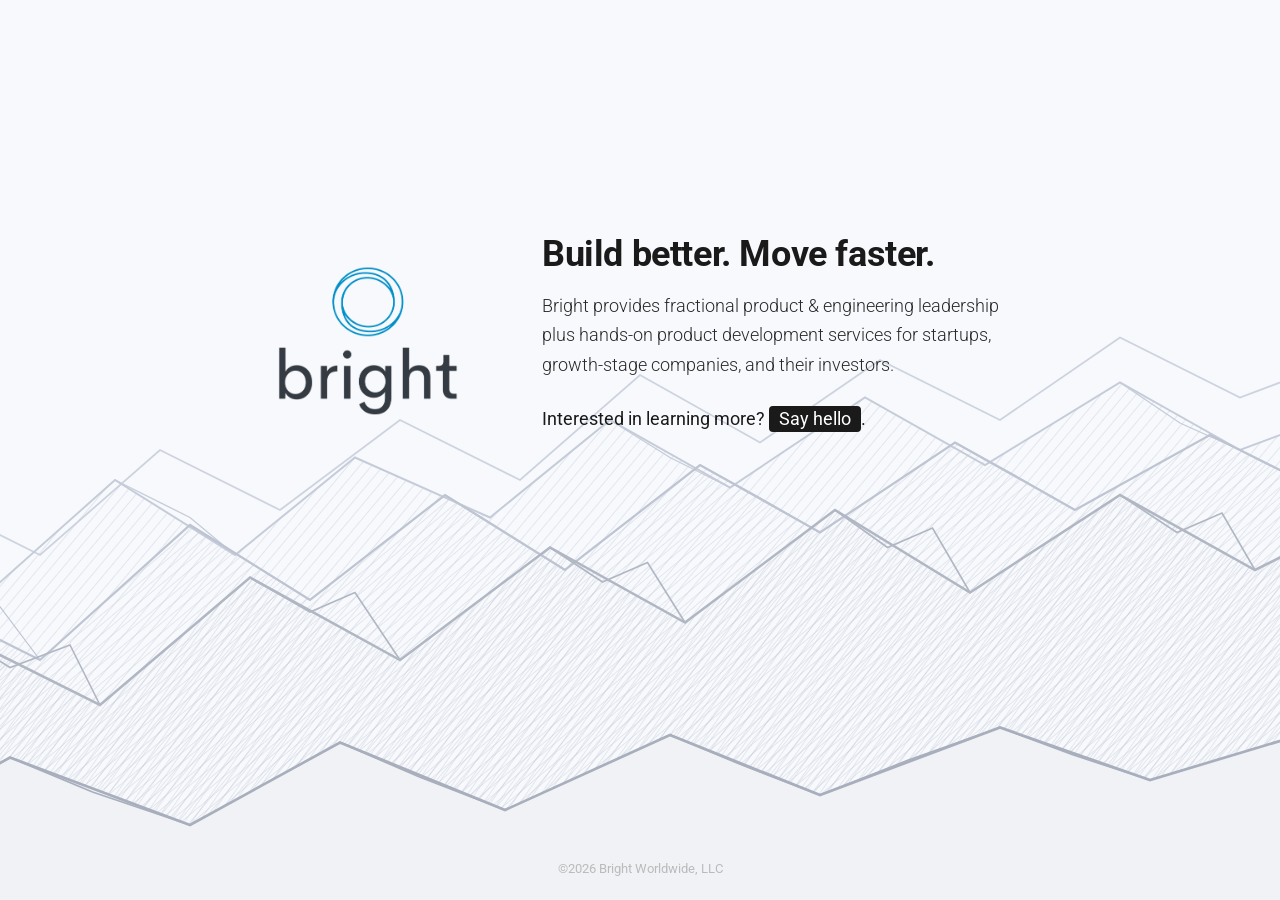
<file: index.html>
<!DOCTYPE html>
<html lang="en">
<head>
  <title>Bright</title>
  <meta charset="utf-8">
  <meta http-equiv="x-ua-compatible" content="ie=edge">
  <meta name="viewport" content="width=device-width, initial-scale=1, maximum-scale=1" />
  <meta name="description" content="Bright provides fractional product and engineering leadership plus hands-on product development services for startups, growth-stage companies, and their investors.">
  <link href="https://fonts.googleapis.com/css2?family=Roboto:wght@300;400;700&display=swap" rel="stylesheet">
  <link rel="stylesheet" href="default.css">
</head>
<body>
  <main>
    <div class="logo-col">
      <img src="bright-logo.png" alt="Bright logo"/>
    </div>
    <div class="divider"></div>
    <div class="content-col">
      <h1>Build better. Move faster.</h1>
      <p class="about">Bright provides fractional product & engineering leadership plus hands-on product development services for startups, growth-stage companies, and their investors.</p>
      <p class="cta">Interested in learning more? <a href="mailto:hello@bright.io">Say hello</a>.</p>
    </div>
  </main>
  <footer>
    <p class="footer">&copy;<script>document.write(new Date().getFullYear());</script> Bright Worldwide, LLC</p>
  </footer>
</body>
</html>
</file>
<file: default.css>
*, *::before, *::after {
  box-sizing: border-box;
}

body {
  margin: 0;
  padding: 0;
  background: #f7f9fc url('mountains.svg') no-repeat center calc(100% + 60px);
  background-size: cover;
  color: #1a1a1a;
  min-height: 100vh;
  display: flex;
  flex-direction: column;
  font-family: 'Roboto', sans-serif;
}

main {
  flex: 1;
  display: flex;
  align-items: center;
  justify-content: center;
  padding: 80px 48px 260px;
  gap: 64px;
  max-width: 1040px;
  width: 100%;
  margin: 0 auto;
}

.logo-col {
  flex-shrink: 0;
  display: flex;
  align-items: center;
  justify-content: center;
  width: 220px;
}

.logo-col img {
  width: 180px;
  mix-blend-mode: multiply;
}

.divider {
  display: none;
}

.content-col {
  flex: 1;
  max-width: 480px;
}

h1 {
  font-size: 36px;
  font-weight: 700;
  line-height: 1.12;
  letter-spacing: -0.4px;
  margin: 0 0 16px;
}

.about {
  font-size: 18px;
  font-weight: 300;
  line-height: 1.65;
  color: #2a2a2a;
  margin: 0 0 28px;
  hyphens: none;
}

.cta {
  font-size: 18px;
  font-weight: 400;
  color: #1a1a1a;
}

.cta a {
  color: #fff;
  background: #1a1a1a;
  text-decoration: none;
  padding: 2px 10px 3px;
  border-radius: 4px;
  white-space: nowrap;
}

.cta a:hover {
  background: #3a3a3a;
}

footer {
  padding: 0 48px 24px;
  text-align: center;
}

.footer {
  font-size: 13px;
  color: #bbb;
  margin: 0 auto;
}

@media (max-width: 680px) {
  main {
    flex-direction: column;
    align-items: flex-start;
    gap: 56px;
    padding: 120px 24px 40px;
  }
  .logo-col {
    width: 100%;
    justify-content: center;
  }
  .logo-col img { width: 140px; }
  .divider { display: none; }
  .content-col { max-width: 100%; text-align: center; }
  h1 { font-size: 28px; }
  .about { font-size: 16px; }
  .cta { font-size: 16px; }
  footer { padding: 0 24px 20px; }
}
</file>
